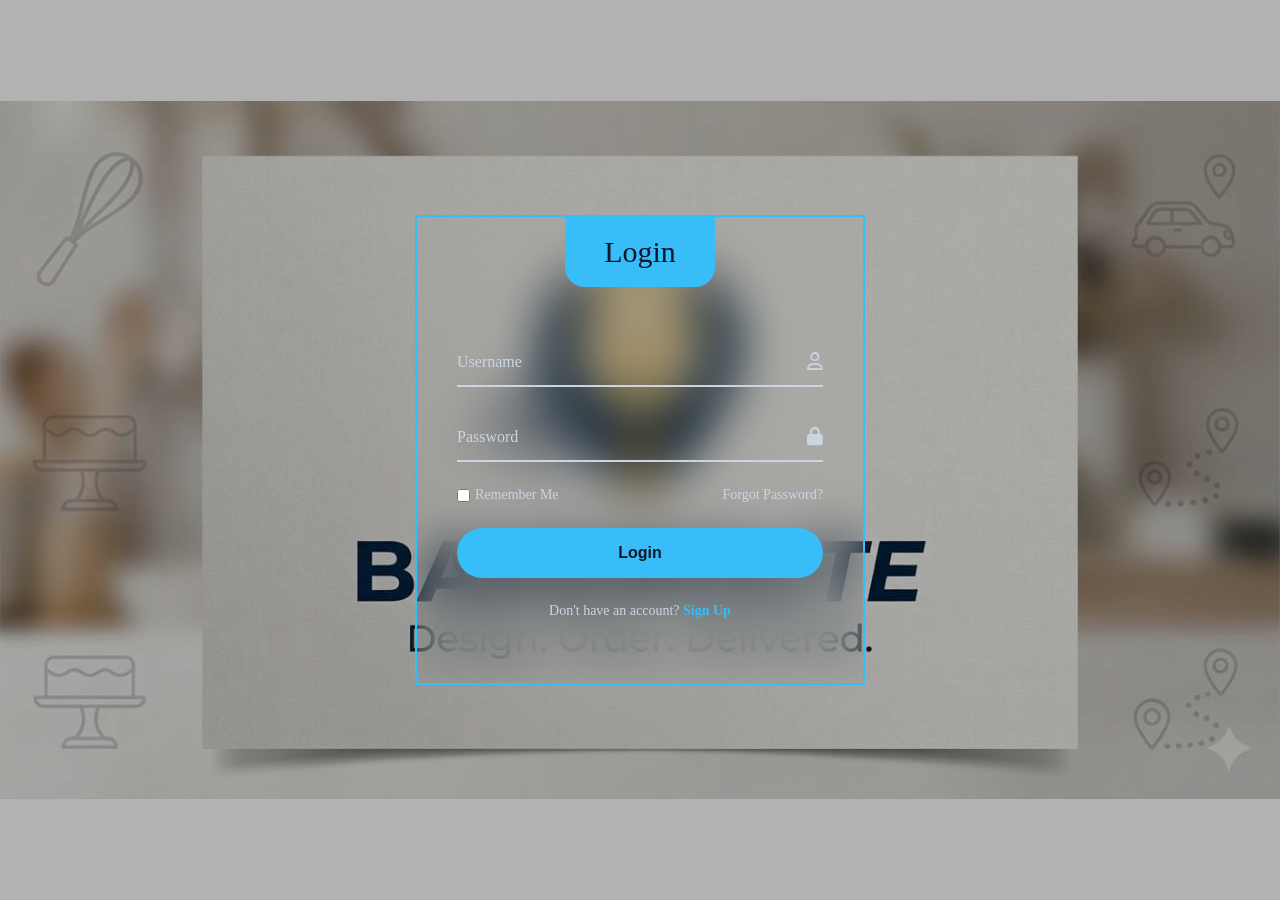
<file: real life/index.html>
<!DOCTYPE html>
<html lang="en">
<head>
    <meta charset="UTF-8">
    <meta name="viewport" content="width=device-width, initial-scale=1.0">
    <title>BakeRoute - Login & Sign Up</title>
    <link rel="stylesheet" href="index.css">
    <link rel="stylesheet" href="https://cdnjs.cloudflare.com/ajax/libs/font-awesome/6.4.0/css/all.min.css">
</head>
<body>
    <div class="container">
        <div class="login_container">
            <div class="login_title">
                <span id="form-title">Login</span>
            </div>
            
            <form id="auth-form" action="home.html" onsubmit="event.preventDefault(); window.location.href='home.html';">
                <div class="input_wrapper">
                    <input type="text" id="user" class="input_field" required>
                    <label for="user" class="label">Username</label>
                    <i class="fa-regular fa-user icon"></i>
                </div>

                <div class="input_wrapper">
                    <input type="password" id="pass" class="input_field" required>
                    <label for="pass" class="label">Password</label>
                    <i class="fa-solid fa-lock icon"></i>
                </div>

                <div class="remember-forgot">
                    <div class="remember-me">
                        <input type="checkbox" id="remember">
                        <label for="remember">Remember Me</label>
                    </div>
                    <div class="forgot">
                        <a href="#">Forgot Password?</a>
                    </div>
                </div>

                <div class="input_wrapper">
                    <input type="submit" id="submit-btn" class="input-submit" value="Login">
                </div>

                <div class="signup">
                    <span id="toggle-text">Don't have an account? <a href="#" id="toggle-btn" onclick="toggleForm(event)">Sign Up</a></span>
                </div>
            </form>
        </div>
    </div>

    <script>
        let isLogin = true;
        function toggleForm(event) {
            event.preventDefault();
            isLogin = !isLogin;
            const title = document.getElementById('form-title');
            const submitBtn = document.getElementById('submit-btn');
            const toggleText = document.getElementById('toggle-text');
            
            if (isLogin) {
                title.innerText = 'Login';
                submitBtn.value = 'Login';
                toggleText.innerHTML = 'Don\'t have an account? <a href="#" id="toggle-btn" onclick="toggleForm(event)">Sign Up</a>';
            } else {
                title.innerText = 'Sign Up';
                submitBtn.value = 'Sign Up';
                toggleText.innerHTML = 'Already have an account? <a href="#" id="toggle-btn" onclick="toggleForm(event)">Login</a>';
            }
        }
    </script>
</body>
</html>
</file>
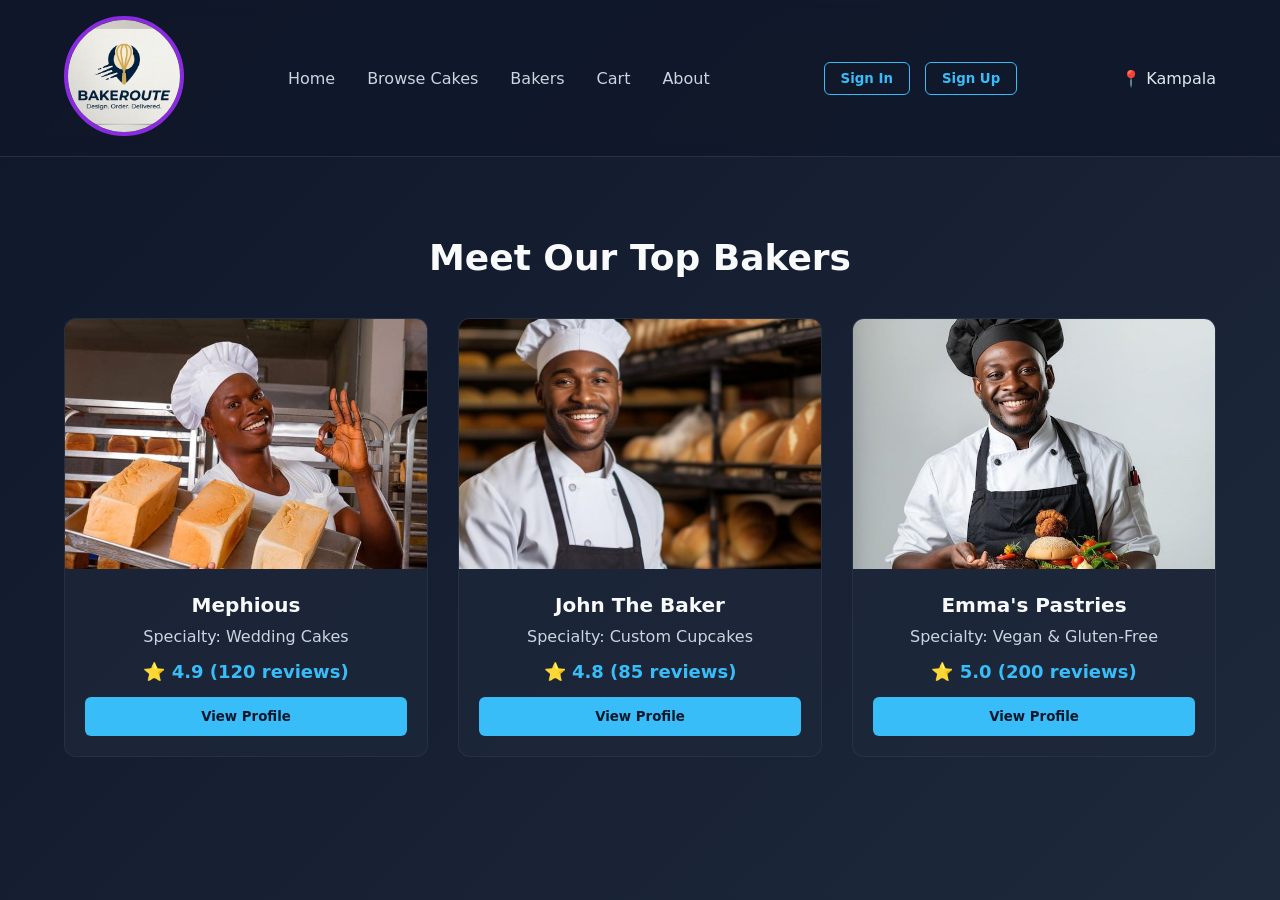
<file: real life/bakers.html>
<!DOCTYPE html>
<html lang="en">

<head>
    <meta charset="UTF-8">
    <meta name="viewport" content="width=device-width, initial-scale=1.0">
    <title>BakeRoute - Our Bakers</title>
    <link rel="stylesheet" href="home.css">
</head>

<body>
    <!-- Navbar -->
    <header>
        <nav class="navbar">
            <div class="logo">
                <img src="logo.png.jpg" alt="BakeRoute Logo" class="logo-img">
            </div>
            <ul>
                <li><a href="home.html">Home</a></li>
                <li><a href="browse cakes.html">Browse Cakes</a></li>
                <li><a href="bakers.html">Bakers</a></li>
                <li><a href="cart.html">Cart</a></li>
                <li><a href="about.html">About</a></li>
            </ul>
            <div class="btn">
                <button onclick="window.location.href='index.html'">Sign In</button>
                <button onclick="window.location.href='index.html'">Sign Up</button>
            </div>
            <div class="location">📍 Kampala</div>
        </nav>
    </header>

    <main>
        <section class="featured" style="padding-top: 80px;">
            <h2>Meet Our Top Bakers</h2>
            <div class="cake-grid">
                <!-- Using cake-card class for consistent grid and hover styles -->
                <div class="cake-card">
                    <img src="baker imag 2.jfif" alt="Baker Mephious" style="object-position: top;">
                    <div class="cake-info" style="text-align: center;">
                        <h3>Mephious</h3>
                        <p style="color: #cbd5e1; margin-bottom: 15px;">Specialty: Wedding Cakes</p>
                        <p class="price">⭐ 4.9 (120 reviews)</p>
                        <button class="btn primary" style="width:100%; padding:12px;">View Profile</button>
                    </div>
                </div>

                <div class="cake-card">
                    <img src="baker imag.jfif" alt="Baker John" style="object-position: top;">
                    <div class="cake-info" style="text-align: center;">
                        <h3>John The Baker</h3>
                        <p style="color: #cbd5e1; margin-bottom: 15px;">Specialty: Custom Cupcakes</p>
                        <p class="price">⭐ 4.8 (85 reviews)</p>
                        <button class="btn primary" style="width:100%; padding:12px;">View Profile</button>
                    </div>
                </div>

                <div class="cake-card">
                    <img src="baker imag 3.jfif" alt="Baker Emma" style="object-position: center;">
                    <div class="cake-info" style="text-align: center;">
                        <h3>Emma's Pastries</h3>
                        <p style="color: #cbd5e1; margin-bottom: 15px;">Specialty: Vegan & Gluten-Free</p>
                        <p class="price">⭐ 5.0 (200 reviews)</p>
                        <button class="btn primary" style="width:100%; padding:12px;">View Profile</button>
                    </div>
                </div>
            </div>
        </section>
    </main>
</body>

</html>
</file>
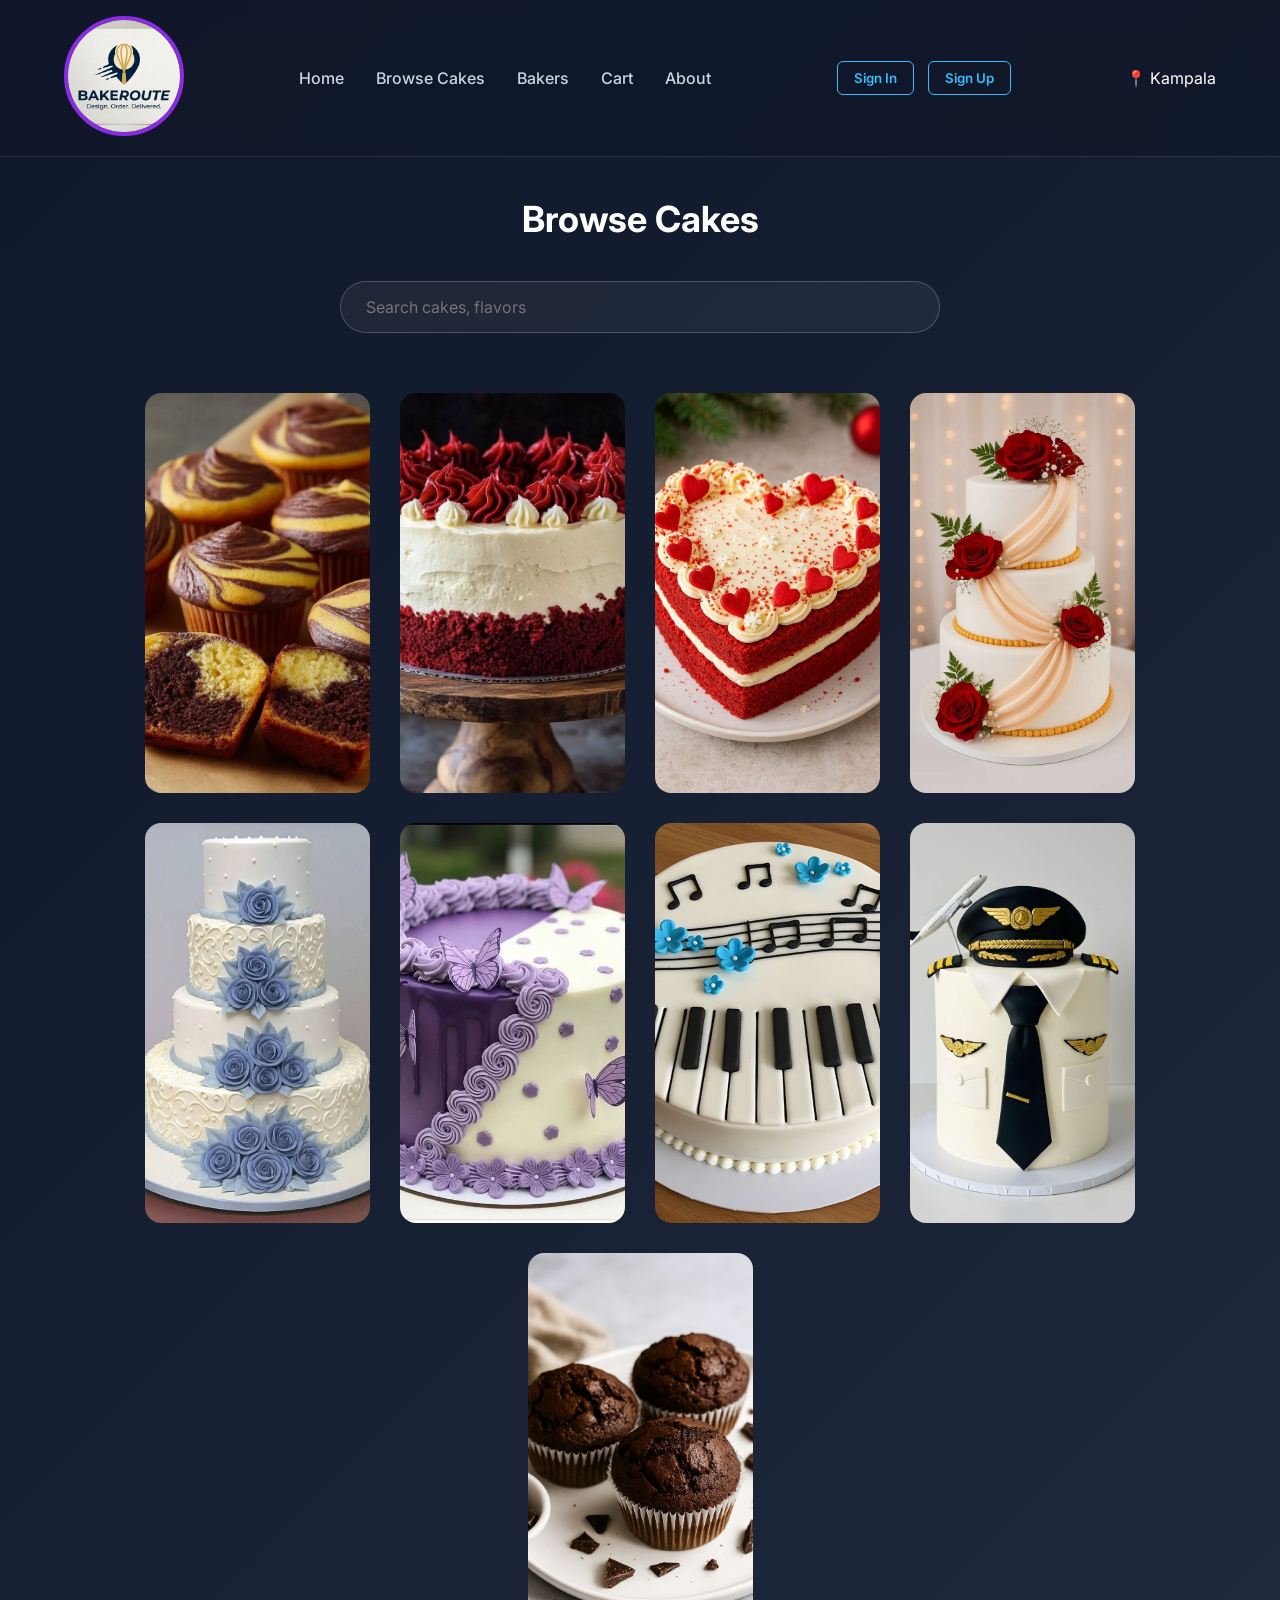
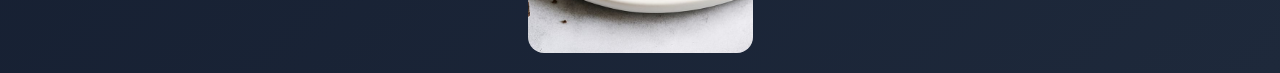
<file: real life/browse cakes.html>
<!DOCTYPE html>
<html lang="en">
<head>
    <meta charset="UTF-8">
    <meta name="viewport" content="width=device-width, initial-scale=1.0">
    <title>Browse Cakes</title>
    <link rel="stylesheet" href="home.css">
    <link rel="stylesheet" href="browse cakes.css">
</head>
<body>
    <!-- Navbar -->
    <header>
        <nav class="navbar">
            <div class="logo">
                <img src="logo.png.jpg" alt="BakeRoute Logo" class="logo-img">
            </div>
            <ul>
                <li><a href="index.html">Home</a></li>
                <li><a href="browse cakes.html">Browse Cakes</a></li>
                <li><a href="bakers.html">Bakers</a></li>
                <li><a href="cart.html">Cart</a></li>
                <li><a href="about.html">About</a></li>
            </ul>
            <div class="btn">
                <button onclick="window.location.href='index.html'">Sign In</button>
                <button onclick="window.location.href='index.html'">Sign Up</button>
            </div>
            <div class="location">📍 Kampala</div>
        </nav>
    </header>

    <main>
        <h1 style="text-align: center; margin-top: 40px; font-size: 36px; color: #f8fafc;"><strong>Browse Cakes</strong></h1>
        
        <div class="search-bar">
            <input type="text" placeholder="Search cakes, flavors">
        </div>
        
        <div class="card-group">
            <div class="card">
                <img src="cake1.jfif" alt="cake1">
                <div class="layer"></div>
                <div class="info">
                    <h1>Cupcakes</h1>
                    <p>sweet vanilla and chocolat flavored cupcakes.
                        Best choice for desert or just a snack😋
                    </p>
                    <button>Learn more</button>
                </div>
            </div>
            <div class="card">
                <img src="cake2.jfif" alt="cake2">
                <div class="layer"></div>
                <div class="info">
                    <h1>Red vanter cake</h1>
                    <p>sweet vanilla flavored redcoated cake.
                        Best choice for desert, party, or just a snack😋
                    </p>
                    <button>Learn more</button>
                </div>
            </div>
            <div class="card">
                <img src="cake3.jfif" alt="cake3">
                <div class="layer"></div>
                <div class="info">
                    <h1>Cupcakes</h1>
                    <p>sweet vanilla and chocolat flavored cupcakes.
                        Best choice for desert or just a snack😋
                    </p>
                    <button>Learn more</button>
                </div>
            </div>
            <div class="card">
                <img src="cake4.jfif" alt="cake4">
                <div class="layer"></div>
                <div class="info">
                    <h1>Cupcakes</h1>
                    <p>sweet vanilla and chocolat flavored cupcakes.
                        Best choice for desert or just a snack😋
                    </p>
                    <button>Learn more</button>
                </div>
            </div>
            <div class="card">
                <img src="cake5.jfif" alt="cake5">
                <div class="layer"></div>
                <div class="info">
                    <h1>Cupcakes</h1>
                    <p>sweet vanilla and chocolat flavored cupcakes.
                        Best choice for desert or just a snack😋
                    </p>
                    <button>Learn more</button>
                </div>
            </div>
            <div class="card">
                <img src="cake6.jfif" alt="cake6">
                <div class="layer"></div>
                <div class="info">
                    <h1>Cupcakes</h1>
                    <p>sweet vanilla and chocolat flavored cupcakes.
                        Best choice for desert or just a snack😋
                    </p>
                    <button>Learn more</button>
                </div>
            </div>
            <div class="card">
                <img src="cake7.jfif" alt="cake7">
                <div class="layer"></div>
                <div class="info">
                    <h1>Cupcakes</h1>
                    <p>sweet vanilla and chocolat flavored cupcakes.
                        Best choice for desert or just a snack😋
                    </p>
                    <button>Learn more</button>
                </div>
            </div>
            <div class="card">
                <img src="cake8.jfif" alt="cake8">
                <div class="layer"></div>
                <div class="info">
                    <h1>Cupcakes</h1>
                    <p>sweet vanilla and chocolat flavored cupcakes.
                        Best choice for desert or just a snack😋
                    </p>
                    <button>Learn more</button>
                </div>
            </div>
            <div class="card">
                <img src="cake9.jfif" alt="cake9">
                <div class="layer"></div>
                <div class="info">
                    <h1>Cupcakes</h1>
                    <p>sweet vanilla and chocolat flavored cupcakes.
                        Best choice for desert or just a snack😋
                    </p>
                    <button>Learn more</button>
                </div>
            </div>
        </div>
    </main>
</body>
</html>
</file>
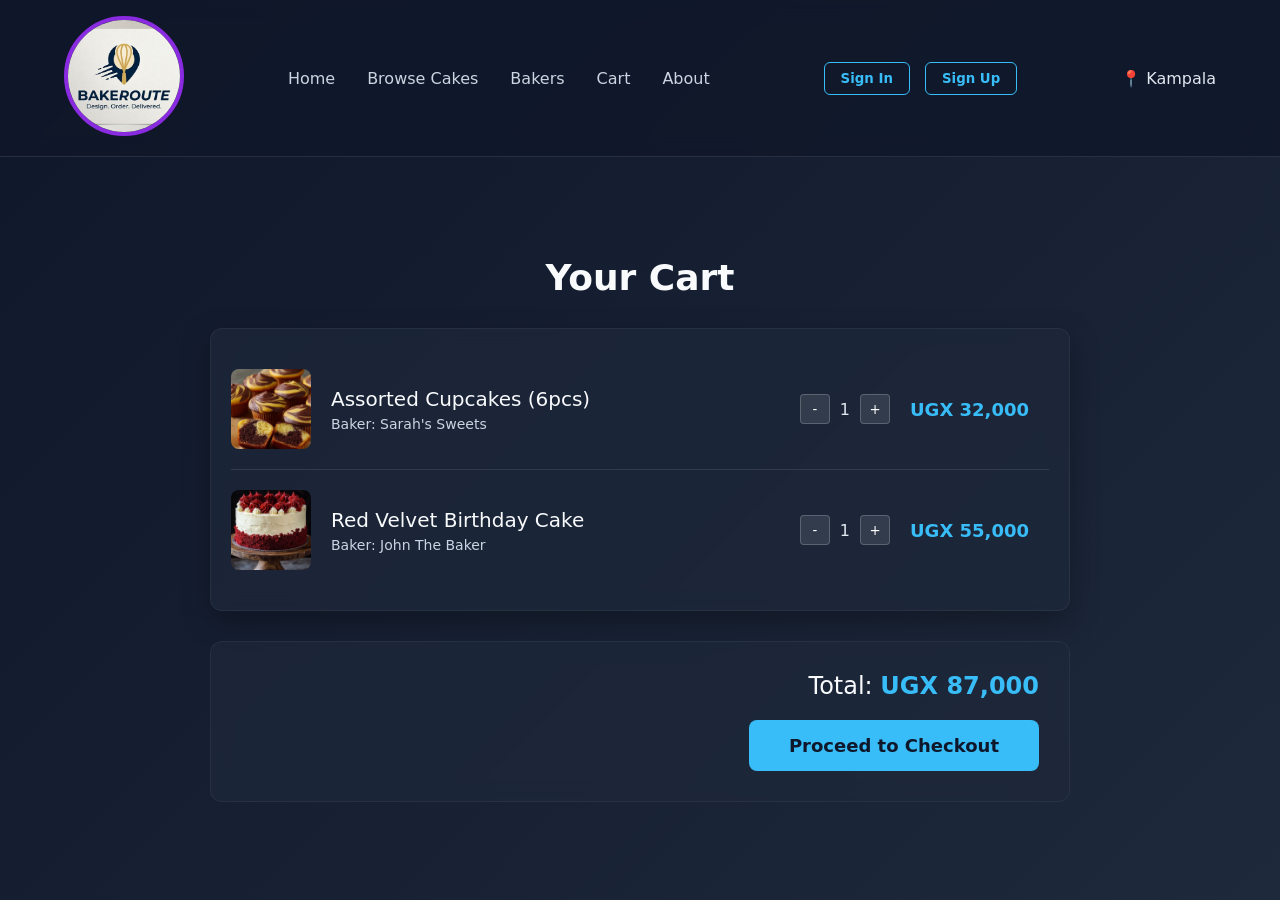
<file: real life/cart.html>
<!DOCTYPE html>
<html lang="en">

<head>
    <meta charset="UTF-8">
    <meta name="viewport" content="width=device-width, initial-scale=1.0">
    <title>BakeRoute - Your Cart</title>
    <link rel="stylesheet" href="home.css">
    <style>
        .cart-container {
            max-width: 900px;
            margin: 80px auto;
            padding: 20px;
        }

        .cart-header {
            font-size: 36px;
            color: #f8fafc;
            margin-bottom: 30px;
            text-align: center;
        }

        .cart-items {
            background: rgba(30, 41, 59, 0.7);
            border: 1px solid rgba(255, 255, 255, 0.05);
            border-radius: 12px;
            padding: 20px;
            box-shadow: 0 10px 30px rgba(0, 0, 0, 0.3);
            backdrop-filter: blur(10px);
        }

        .cart-item {
            display: flex;
            align-items: center;
            justify-content: space-between;
            padding: 20px 0;
            border-bottom: 1px solid rgba(255, 255, 255, 0.1);
        }

        .cart-item:last-child {
            border-bottom: none;
        }

        .cart-item img {
            width: 80px;
            height: 80px;
            border-radius: 8px;
            object-fit: cover;
        }

        .item-details {
            flex-grow: 1;
            margin-left: 20px;
        }

        .item-title {
            font-size: 20px;
            color: #f8fafc;
            margin-bottom: 5px;
        }

        .item-baker {
            font-size: 14px;
            color: #cbd5e1;
        }

        .item-price {
            font-size: 18px;
            font-weight: bold;
            color: #38bdf8;
            margin: 0 20px;
        }

        .item-quantity {
            display: flex;
            align-items: center;
            gap: 10px;
        }

        .qty-btn {
            background: rgba(255, 255, 255, 0.1);
            border: 1px solid rgba(255, 255, 255, 0.2);
            color: white;
            width: 30px;
            height: 30px;
            border-radius: 4px;
            cursor: pointer;
            transition: background 0.3s ease;
        }

        .qty-btn:hover {
            background: #38bdf8;
            color: #0f172a;
        }

        .cart-summary {
            margin-top: 30px;
            background: rgba(30, 41, 59, 0.7);
            border: 1px solid rgba(255, 255, 255, 0.05);
            border-radius: 12px;
            padding: 30px;
            text-align: right;
            backdrop-filter: blur(10px);
        }

        .summary-total {
            font-size: 24px;
            color: #f8fafc;
            margin-bottom: 20px;
        }

        .summary-total span {
            color: #38bdf8;
            font-weight: bold;
        }

        .checkout-btn {
            background: #38bdf8;
            color: #0f172a;
            border: none;
            padding: 15px 40px;
            font-size: 18px;
            font-weight: bold;
            border-radius: 8px;
            cursor: pointer;
            transition: background 0.3s ease;
        }

        .checkout-btn:hover {
            background: #0ea5e9;
        }
    </style>
</head>

<body>
    <!-- Navbar -->
    <header>
        <nav class="navbar">
            <div class="logo">
                <img src="logo.png.jpg" alt="BakeRoute Logo" class="logo-img">
            </div>
            <ul>
                <li><a href="home.html">Home</a></li>
                <li><a href="browse cakes.html">Browse Cakes</a></li>
                <li><a href="bakers.html">Bakers</a></li>
                <li><a href="cart.html">Cart</a></li>
                <li><a href="about.html">About</a></li>
            </ul>
            <div class="btn">
                <button onclick="window.location.href='index.html'">Sign In</button>
                <button onclick="window.location.href='index.html'">Sign Up</button>
            </div>
            <div class="location">📍 Kampala</div>
        </nav>
    </header>

    <main class="cart-container">
        <h1 class="cart-header">Your Cart</h1>

        <div class="cart-items">
            <div class="cart-item">
                <img src="cake1.jfif" alt="Cupcakes">
                <div class="item-details">
                    <div class="item-title">Assorted Cupcakes (6pcs)</div>
                    <div class="item-baker">Baker: Sarah's Sweets</div>
                </div>
                <div class="item-quantity">
                    <button class="qty-btn">-</button>
                    <span>1</span>
                    <button class="qty-btn">+</button>
                </div>
                <div class="item-price">UGX 32,000</div>
            </div>

            <div class="cart-item">
                <img src="cake2.jfif" alt="Red Velvet">
                <div class="item-details">
                    <div class="item-title">Red Velvet Birthday Cake</div>
                    <div class="item-baker">Baker: John The Baker</div>
                </div>
                <div class="item-quantity">
                    <button class="qty-btn">-</button>
                    <span>1</span>
                    <button class="qty-btn">+</button>
                </div>
                <div class="item-price">UGX 55,000</div>
            </div>
        </div>

        <div class="cart-summary">
            <div class="summary-total">Total: <span>UGX 87,000</span></div>
            <button class="checkout-btn">Proceed to Checkout</button>
        </div>
    </main>
</body>

</html>
</file>
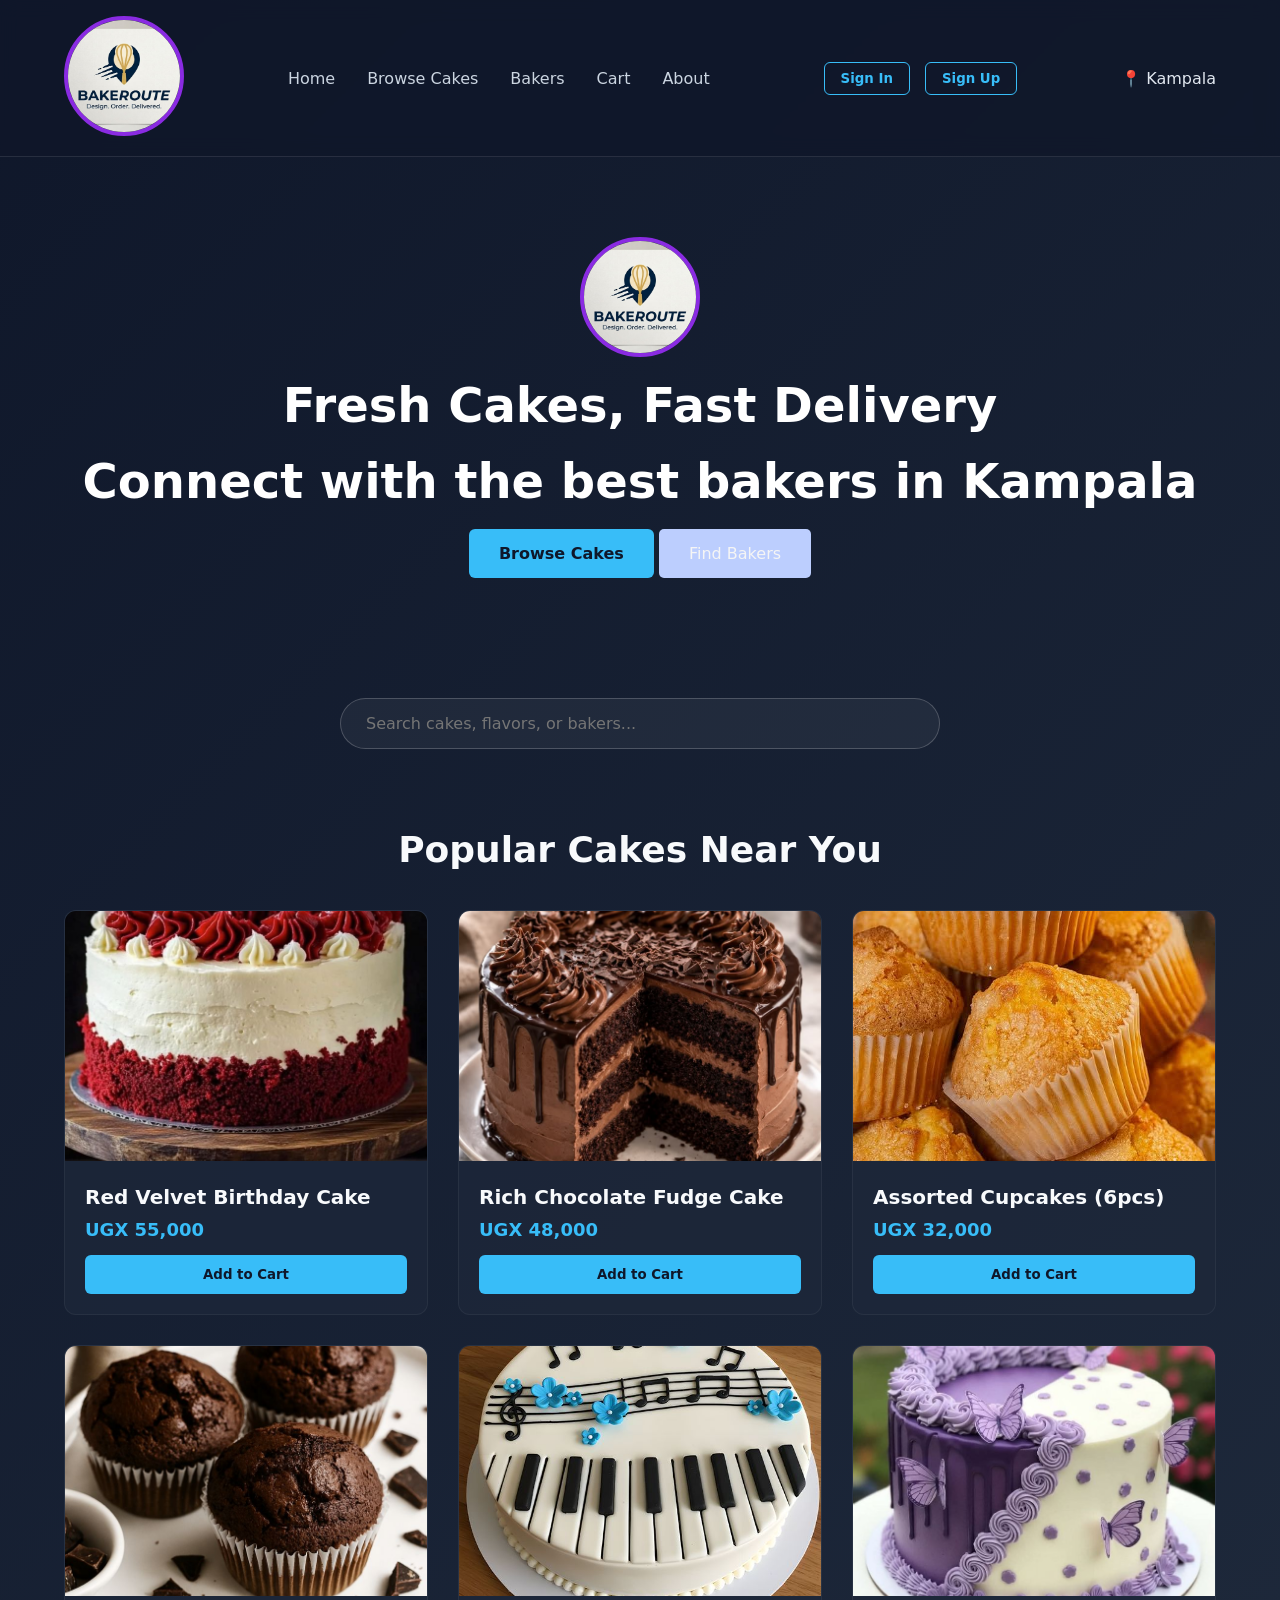
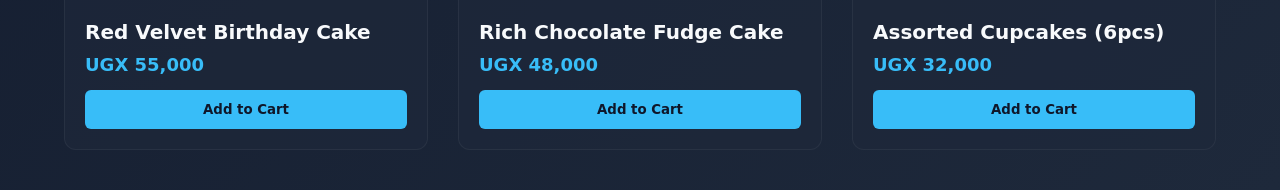
<file: real life/home.html>
<!DOCTYPE html>
<html lang="en">

<head>
    <meta charset="UTF-8">
    <meta name="viewport" content="width=device-width, initial-scale=1.0">
    <title>BakeRoute - Cakes & Bakers Near You</title>
    <link rel="stylesheet" href="home.css">
</head>

<body>
    <!-- Navbar -->
    <header>
        <nav class="navbar">
            <div class="logo">
                <img src="logo.png.jpg" alt="BakeRoute Logo" class="logo-img">
            </div>
            <ul>
                <li><a href="home.html">Home</a></li>
                <li><a href="browse cakes.html">Browse Cakes</a></li>
                <li><a href="bakers.html">Bakers</a></li>
                <li><a href="cart.html">Cart</a></li>
                <li><a href="about.html">About</a></li>
            </ul>
            <div class="btn">
                <button onclick="window.location.href='index.html'">Sign In</button>
                <button onclick="window.location.href='index.html'">Sign Up</button>
            </div>
            <div class="location">📍 Kampala</div>
        </nav>
    </header>

    <!-- Hero Section -->
    <section class="hero">
        
        <img src="logo.png.jpg" class="profile-imag" width="190px">
        <h1>Fresh Cakes, Fast Delivery</h1>
        <p>Connect with the best bakers in Kampala</p>
        <div>
            <button class="btn primary">Browse Cakes</button>
            <button class="btn secondary">Find Bakers</button>
        </div>
    </section>

    <!-- Search Bar -->
    <div class="search-bar">
        <input type="text" placeholder="Search cakes, flavors, or bakers...">
    </div>

    <!-- Featured Cakes -->
    <section class="featured">
        <h2>Popular Cakes Near You</h2>
        <div class="cake-grid">
            <div class="cake-card">
                <img src="cake2.jfif" alt="Tarta Red Velvet Saludable">
                <div class="cake-info">
                    <h3>Red Velvet Birthday Cake</h3>
                    <p class="price">UGX 55,000</p>
                    <button class="btn primary" style="width:100%; padding:12px;">Add to Cart</button>
                </div>
            </div>

            <div class="cake-card">
                <img src="Layered Chocolate Cake.jfif" alt="Layered Chocolate Cake">
                <div class="cake-info">
                    <h3>Rich Chocolate Fudge Cake</h3>
                    <p class="price">UGX 48,000</p>
                    <button class="btn primary" style="width:100%; padding:12px;">Add to Cart</button>
                </div>
            </div>

            <div class="cake-card">
                <img src="assorted cupcakes.jfif" alt="assorted cupcakes">
                <div class="cake-info">
                    <h3>Assorted Cupcakes (6pcs)</h3>
                    <p class="price">UGX 32,000</p>
                    <button class="btn primary" style="width:100%; padding:12px;">Add to Cart</button>
                </div>
            </div>
            <div class="cake-card">
                <img src="cake9.jfif" alt="Red Velvet Cake">
                <div class="cake-info">
                    <h3>Red Velvet Birthday Cake</h3>
                    <p class="price">UGX 55,000</p>
                    <button class="btn primary" style="width:100%; padding:12px;">Add to Cart</button>
                </div>
            </div>

            <div class="cake-card">
                <img src="cake7.jfif" alt="Chocolate Cake">
                <div class="cake-info">
                    <h3>Rich Chocolate Fudge Cake</h3>
                    <p class="price">UGX 48,000</p>
                    <button class="btn primary" style="width:100%; padding:12px;">Add to Cart</button>
                </div>
            </div>

            <div class="cake-card">
                <img src="cake6.jfif" alt="Cupcakes">
                <div class="cake-info">
                    <h3>Assorted Cupcakes (6pcs)</h3>
                    <p class="price">UGX 32,000</p>
                    <button class="btn primary" style="width:100%; padding:12px;">Add to Cart</button>
                </div>
            </div>
        </div>
    </section>
</file>
<file: real life/index.css>
* {
    padding: 0;
    margin: 0;
    box-sizing: border-box;
}

:root {
    --second-color: #cbd5e1;
    --primary-color: #38bdf8;
    --black-color: #0f172a;
}

body {
    background-position: center;
    background-image: url("logo.png.jpg");
    background-repeat: no-repeat;
    background-size: fill;
    background-attachment: fixed;
}


a {
    color: var(--second-color);
    text-decoration: none;
}

a:hover {
    text-decoration: underline;
}

.container {
    display: flex;
    width: 100%;
    min-height: 100vh;
    justify-content: center;
    align-items: center;
    background-color: rgba(0, 0, 0, 0.3);
}

.login_container {
    position: relative;
    backdrop-filter: blur(25px);
    width: 450px;
    border: 2px solid var(--primary-color);
    padding: 7.5em 2.5em 4em 2.5em;
    border-radius: 0px 0px 10px 2px rgba(0, 0, 0, 0.3);
    color: var(--second-color);
}

.login_title {
    position: absolute;
    left: 50%;
    top: 0;
    display: flex;
    transform: translate(-50%);
    justify-content: center;
    align-items: center;
    width: 150px;
    background-color: var(--primary-color);
    border-radius: 0 0 20px 20px;
    height: 70px;
}

.login_title span {
    color: var(--black-color);
    font-size: 30px;
}

.login_title::before {
    content: "";
    top: 0;
    left: 0;
}

/* Missing Form Styles */
.input_wrapper {
    position: relative;
    width: 100%;
    margin-bottom: 25px;
}

.input_field {
    width: 100%;
    height: 50px;
    background: transparent;
    border: none;
    outline: none;
    border-bottom: 2px solid var(--second-color);
    color: #fff;
    font-size: 16px;
    padding-right: 35px;
    transition: 0.3s;
}

.input_field:focus, .input_field:valid {
    border-bottom: 2px solid var(--primary-color);
}

.label {
    position: absolute;
    top: 50%;
    left: 0;
    transform: translateY(-50%);
    color: var(--second-color);
    font-size: 16px;
    pointer-events: none;
    transition: 0.3s;
}

.input_field:focus ~ .label,
.input_field:valid ~ .label {
    top: -5px;
    color: var(--primary-color);
}

.icon {
    position: absolute;
    top: 50%;
    right: 0;
    transform: translateY(-50%);
    color: var(--second-color);
    font-size: 18px;
}

.remember-forgot {
    display: flex;
    justify-content: space-between;
    margin-bottom: 25px;
    font-size: 14px;
    color: var(--second-color);
}

.remember-me {
    display: flex;
    align-items: center;
    gap: 5px;
}

.forgot a {
    color: var(--second-color);
}

.forgot a:hover {
    color: var(--primary-color);
}

.input-submit {
    width: 100%;
    height: 50px;
    background: var(--primary-color);
    border: none;
    outline: none;
    border-radius: 30px;
    cursor: pointer;
    font-size: 16px;
    font-weight: 600;
    color: var(--black-color);
    transition: 0.3s;
}

.input-submit:hover {
    background: #fff;
}

.signup {
    text-align: center;
    font-size: 14px;
    color: var(--second-color);
    margin-top: 20px;
}

.signup a {
    color: var(--primary-color);
    font-weight: 600;
}
</file>
<file: real life/home.css>
* {
    margin: 0;
    padding: 0;
    box-sizing: border-box;
    font-family: system-ui;
    list-style: none;
}

.profile-imag {
    border-radius: 50%;
    object-fit: cover;
    width: 120px;
    height: 120px;
    border: 4px solid blueviolet;
    
}

.profile-imag:hover {
    transform: scale(2.4s);
    cursor: pointer;
}

.hero {
    padding: 80px 5%;
    color: white;
    display: flex;
    flex-direction: column;
    justify-content: center;
    align-items: center;
    text-align: center;
}

.hero img {
    max-width: 150px;
    margin-bottom: 20px;
}

.hero .content {
    max-width: 800px;
}

.hero h1 {
    font-size: 48px;
    font-weight: bold;
    margin-bottom: 20px;
}

.hero p {
    font-size: 48px;
    font-weight: bold;
    margin-bottom: 20px;
}

.hero button {
    background-color: #bccefe;
    color: whitesmoke;
    border: none;
    padding: 15px 30px;
    font-size: 16px;
    border-radius: 5px;
    cursor: pointer;
    transition: background-color 0.4s ease;
}

.hero button:hover {
    background-color: #80a8fd;
}

body {
    background-color: #0f172a;
    background: linear-gradient(135deg, #0f172a 0%, #1e293b 100%);
    min-height: 100vh;
    color: #e2e8f0;
}

/* Navbar */
.navbar {
    display: flex;
    justify-content: space-between;
    align-items: center;
    padding: 1rem 5%;
    background: rgba(15, 23, 42, 0.8);
    backdrop-filter: blur(10px);
    position: sticky;
    top: 0;
    z-index: 100;
    border-bottom: 1px solid rgba(255, 255, 255, 0.1);
}

.navbar ul {
    display: flex;
    gap: 2rem;
}

.navbar a {
    color: #cbd5e1;
    text-decoration: none;
    font-weight: 500;
    transition: color 0.3s ease;
}

.navbar a:hover {
    color: #38bdf8;
}

.navbar .btn button {
    background: transparent;
    border: 1px solid #38bdf8;
    color: #38bdf8;
    padding: 8px 16px;
    border-radius: 6px;
    cursor: pointer;
    margin-left: 10px;
    transition: all 0.3s ease;
    font-weight: 600;
}

.navbar .btn button:hover {
    background: #38bdf8;
    color: #0f172a;
}

.logo-img {
    height: 120px;
    width: 120px;
    border: 4px solid blueviolet;
    border-radius: 50%;
    object-fit: cover;
}

/* Search Bar */
.search-bar {
    text-align: center;
    margin: 40px auto;
}

.search-bar input {
    padding: 15px 25px;
    width: 60%;
    max-width: 600px;
    border-radius: 30px;
    border: 1px solid rgba(255,255,255,0.2);
    background: rgba(255, 255, 255, 0.05);
    color: white;
    font-size: 16px;
    outline: none;
    transition: border-color 0.3s ease;
}

.search-bar input:focus {
    border-color: #38bdf8;
}

/* Featured Cakes Grid */
.featured {
    padding: 40px 5%;
}

.featured h2 {
    text-align: center;
    font-size: 36px;
    margin-bottom: 40px;
    color: #f8fafc;
}

.cake-grid {
    display: grid;
    grid-template-columns: repeat(auto-fit, minmax(300px, 1fr));
    gap: 30px;
}

.cake-card {
    background: rgba(30, 41, 59, 0.7);
    border: 1px solid rgba(255, 255, 255, 0.05);
    border-radius: 12px;
    overflow: hidden;
    transition: transform 0.3s ease, box-shadow 0.3s ease;
}

.cake-card:hover {
    transform: translateY(-5px);
    box-shadow: 0 10px 25px rgba(0, 0, 0, 0.3);
}

.cake-card img {
    width: 100%;
    height: 250px;
    object-fit: cover;
}

.cake-info {
    padding: 20px;
}

.cake-info h3 {
    font-size: 20px;
    margin-bottom: 10px;
    color: #f8fafc;
}

.price {
    font-weight: bold;
    color: #38bdf8;
    font-size: 18px;
    margin-bottom: 15px;
}

.btn.primary {
    background: #38bdf8;
    color: #0f172a;
    border: none;
    font-weight: 600;
    cursor: pointer;
    border-radius: 6px;
    transition: background 0.3s ease;
}

.btn.primary:hover {
    background: #0ea5e9;
}

/* About Us Section */
.about-container {
    display: flex;
    justify-content: center;
    padding: 80px 5%;
}

.about-content {
    max-width: 800px;
    background: rgba(30, 41, 59, 0.7);
    border: 1px solid rgba(255, 255, 255, 0.05);
    border-radius: 16px;
    padding: 50px;
    box-shadow: 0 10px 30px rgba(0, 0, 0, 0.3);
    backdrop-filter: blur(10px);
}

.about-title {
    font-size: 42px;
    color: #f8fafc;
    margin-bottom: 25px;
    text-align: center;
}

.about-subtitle {
    font-size: 28px;
    color: #38bdf8;
    margin-top: 40px;
    margin-bottom: 15px;
}

.about-text {
    font-size: 18px;
    line-height: 1.8;
    color: #cbd5e1;
    margin-bottom: 20px;
}

.about-list {
    list-style: none;
    margin-top: 20px;
}

.about-list li {
    font-size: 18px;
    color: #cbd5e1;
    margin-bottom: 15px;
    padding-left: 30px;
    position: relative;
}

.about-list li::before {
    content: "🧁";
    position: absolute;
    left: 0;
    top: 2px;
}

.highlight {
    color: #f8fafc;
    font-weight: 600;
}
</file>
<file: real life/browse cakes.css>
@import url('https://fonts.googleapis.com/css2?family=inter:wght@500;600;700&display=swap');
* {
    margin: 0;
    padding: 0;
    box-sizing: border-box;
    font-family: 'inter', sans-serif;
    color: white;
}

/* Body styles removed to inherit the professional dark theme from home.css */

.card-container {
  display: grid;
  grid-template-columns: repeat(auto-fit, minmax(200px, 1fr));
  gap: 20px;
  padding: 20px;
}

.card-container img {
  width: 100%;          
  height: auto;
  border-radius: 10px;
}

.card-group {
    display: flex;
    flex-wrap: wrap;
    justify-content: center;
    gap: 30px;
    padding: 20px 5%;
}

.card {
    width: 225px;
    height: 400px;
    border-radius: 16px;
    overflow: hidden;
    position: relative;
    transition: 0.5s;
    cursor: grab;
}

.card img {
    width: 100%;
    height: 100%;
    object-fit: cover;
    pointer-events: none;
    transition: 0.5s;
}

.card .layer {
    background: linear-gradient(to top, rgba(0, 0, 0, 1), rgba(0, 0, 0, 0));
    position: absolute;
    bottom: 0;
    width: 100%;
    height: 75%;
    opacity: 0;
    transition: 0.3s;
}

.card .info {
    position: absolute;
    bottom: -50%;
    padding: 15px;
    opacity: 0;
    transition: 0.5s bottom, 1.8s opacity;
}

.info p {
    font-size: 14px;
    margin-top: 3px;
}

.info button {
    background: #490CCC;
    border: none;
    padding: 9px 13px;
    font-weight: bold;
    border-radius: 8px;
    margin-top: 8px;
}

.card:hover,
.card:hover img,
.card:hover layer {
    transform: scale(1.1);
}

.card:hover > .layer {
    opacity: 1;
}

.card:hover > .info {
    bottom: 0;
    opacity: 1;
}

.card-group:hover > .card:not(:hover) {
    filter: blur(6px);
}
</file>
